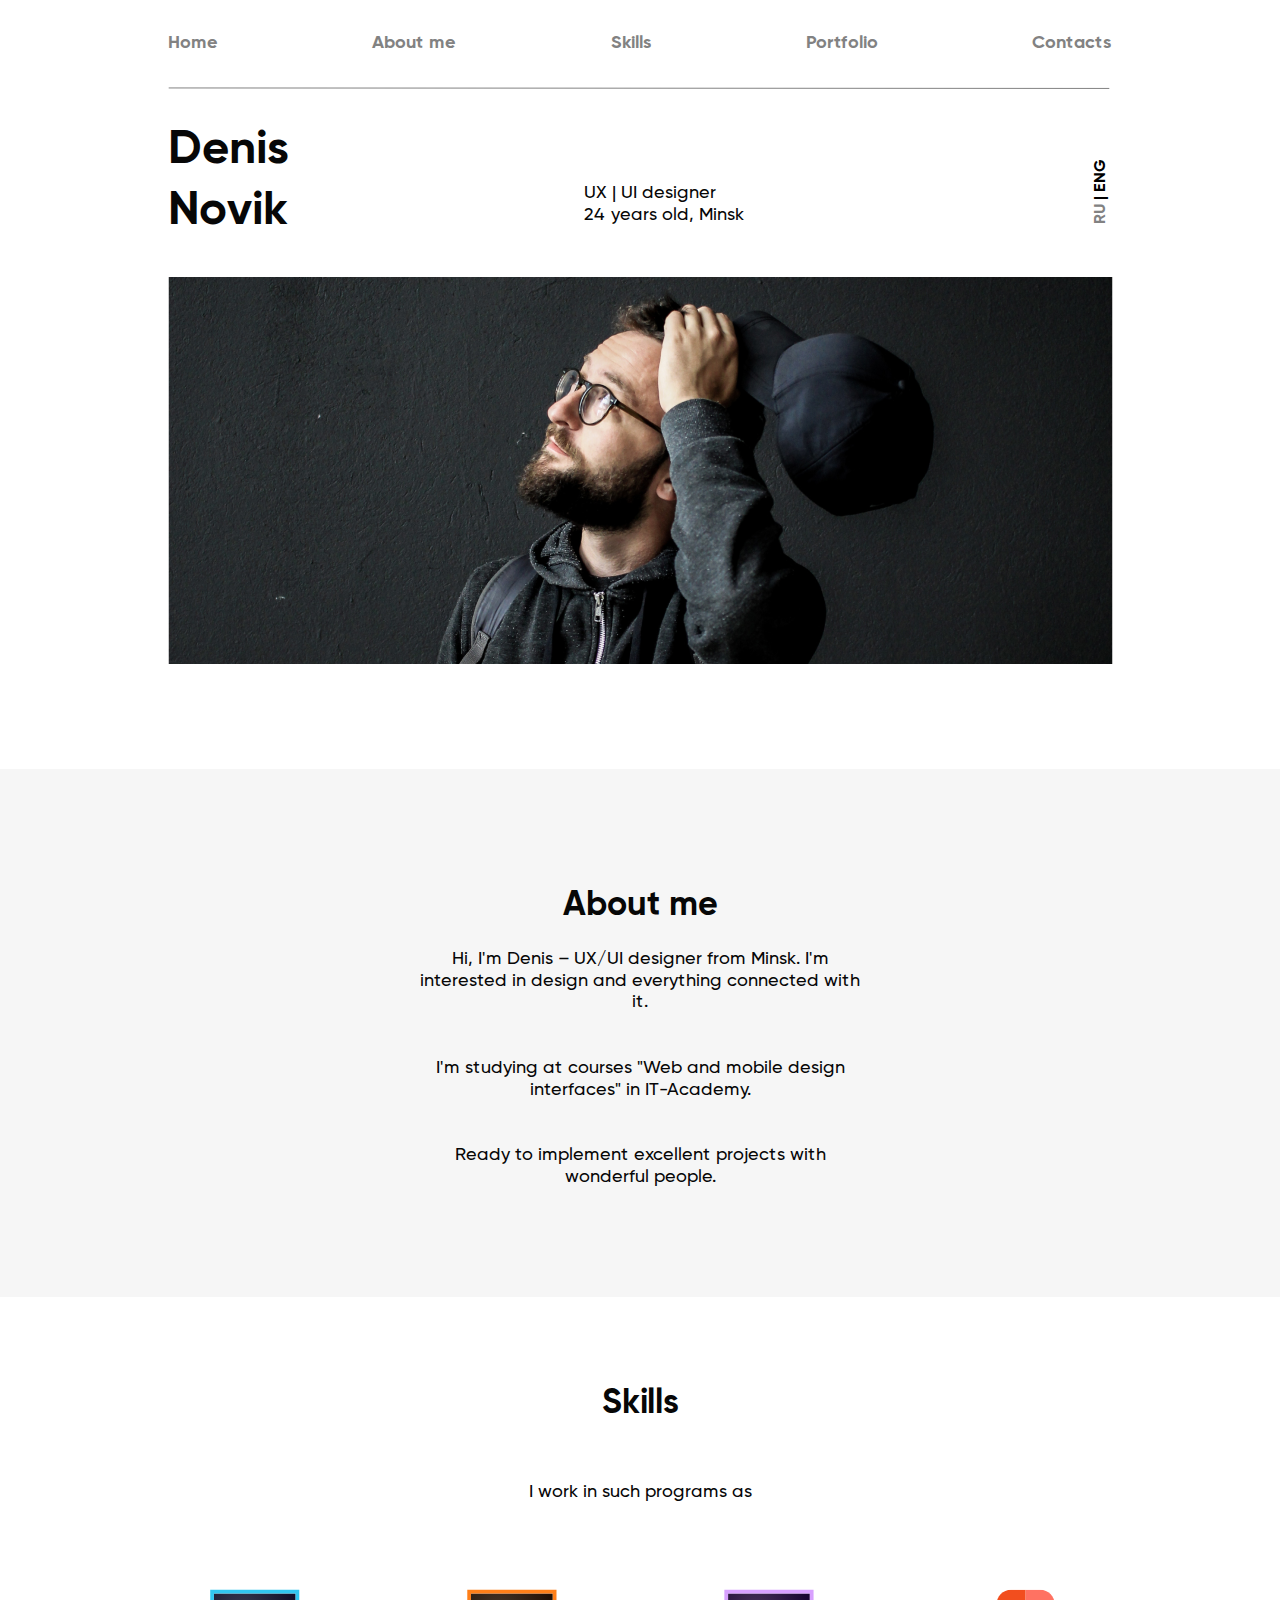
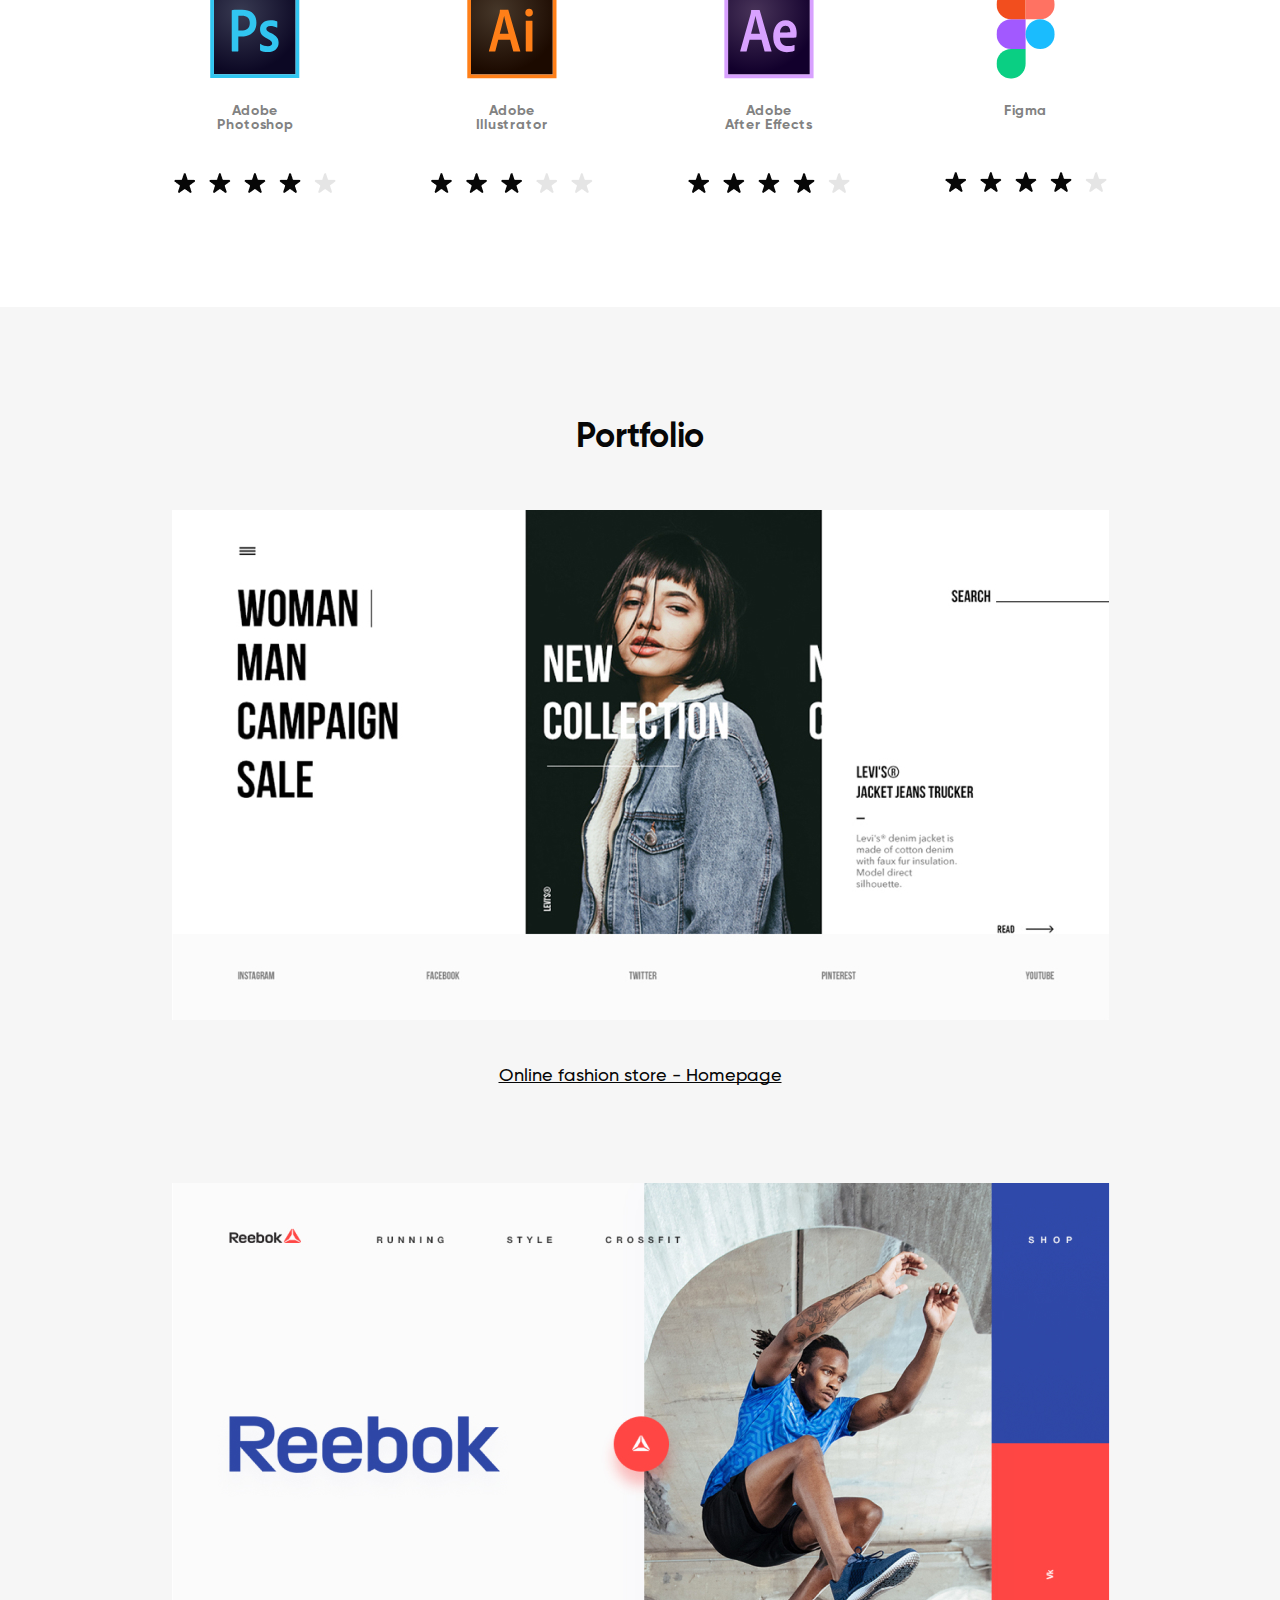
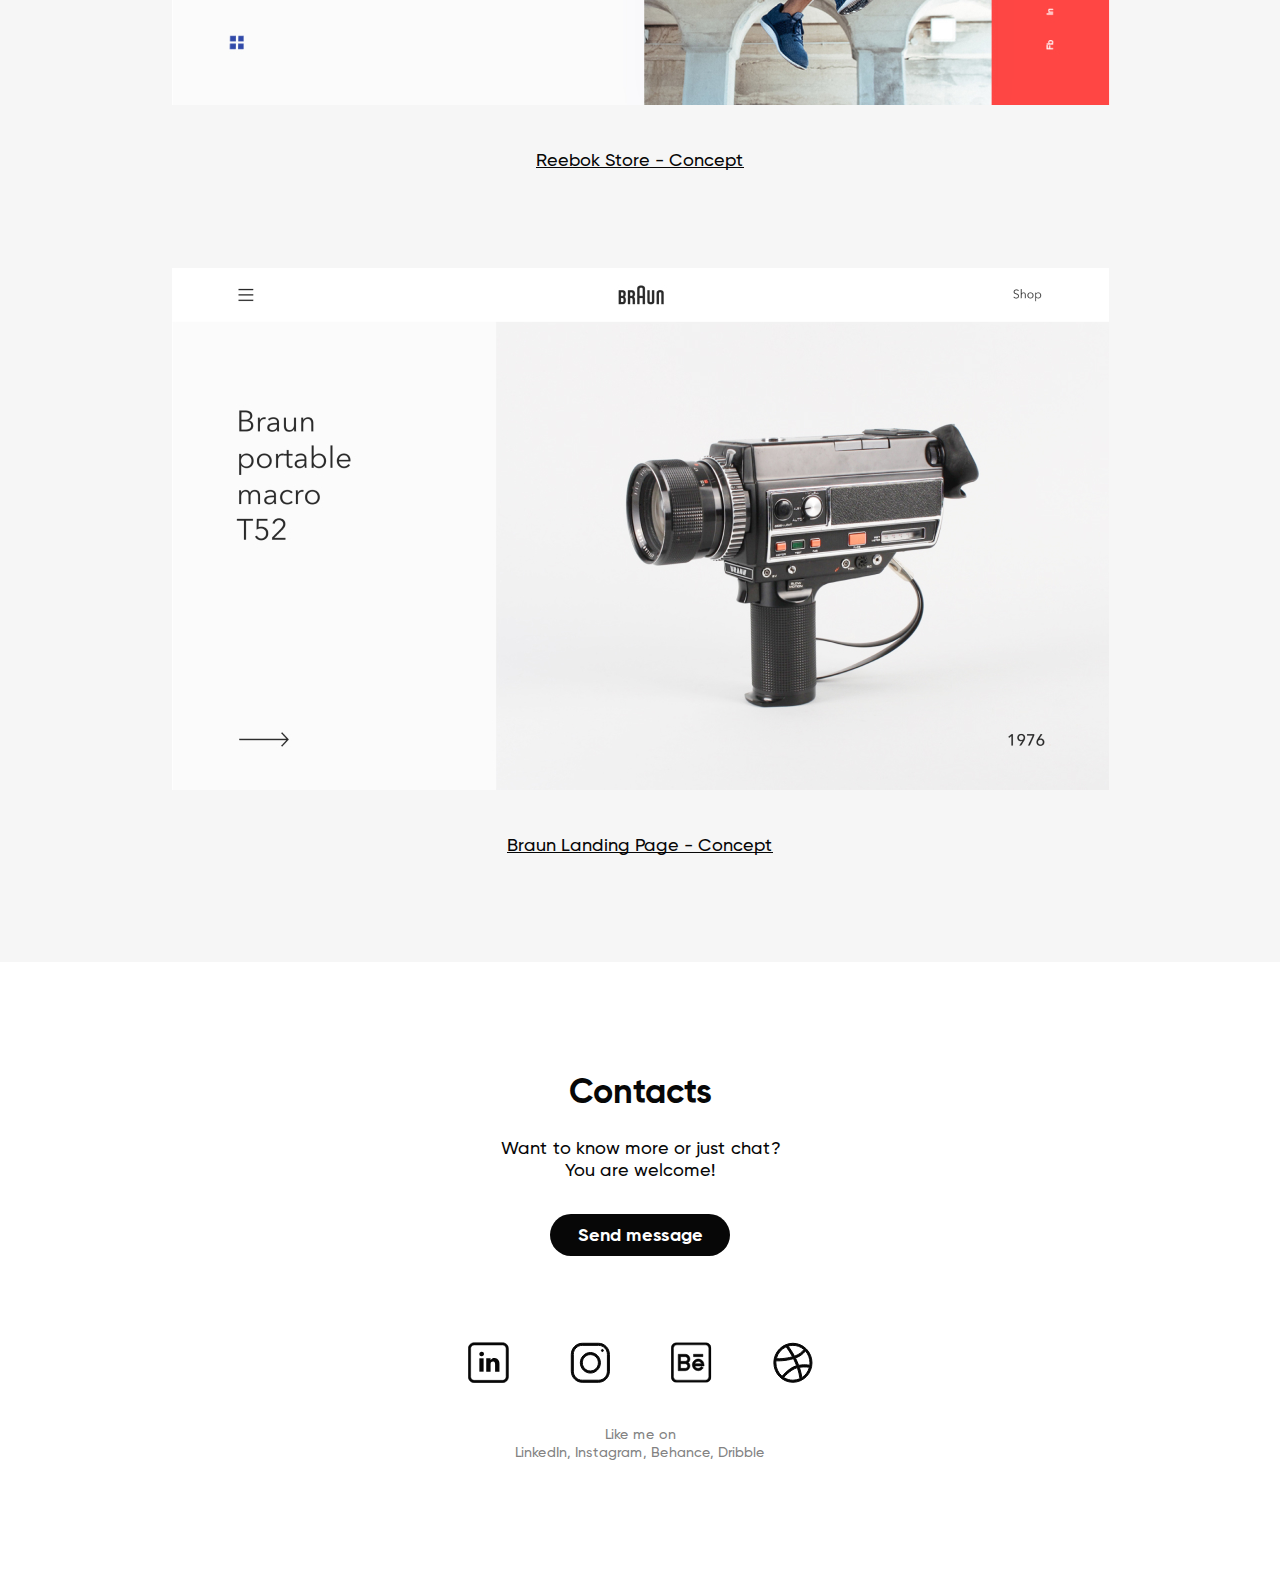
<file: index.html>
<!DOCTYPE html>
<html lang="en">
<head>
  <meta charset="UTF-8">
  <meta name="viewport" content="width=device-width, initial-scale=1.0">
  <link rel="stylesheet" href="styles/reset.css">
  <link rel="stylesheet" href="styles/fonts.css">
  <link rel="stylesheet" href="styles/style.min.css">
  <title>Denis Novik</title>
</head>
<body>

  <!-- Header -->
  <header class="header" id="home">
    <div class="header__container">
      <div class="header__nav">
        <a href="#home" class="header__nav-link">Home</a>
        <a href="#about" class="header__nav-link">About me</a>
        <a href="#skills" class="header__nav-link">Skills</a>
        <a href="#portfolio" class="header__nav-link">Portfolio</a>
        <a href="#footer" class="header__nav-link">Contacts</a>
      </div>
      <img src="img/header_line.svg" class="header__line"></img>
      <div class="header__content">
        <h1 class="header__content-title">Denis Novik</h1>
        <p class="header__content-txt">UX | UI designer <br> 24 years old, Minsk</p>
        <h5 class="header__content-lang"><a href="pages/index_ru.html" class="header__content-lang_passive">RU</a> | ENG</h5>
      </div>
      <img src="img/header_photo.png" class="header-photo">
    </div>
  </header>

  <!-- Header Mobile -->
  <header class="header__mobile" id="home_mobile">
    <div class="header__container_mobile">
      <div class="header__content">
        <div class="header__left">
          <h1 class="header__content-title">Denis Novik</h1>
          <p class="header__content-txt">UX | UI designer <br> 24 years old, Minsk</p>
        </div>
        <img src="img/header_burger.svg" class="burger__open"></img>
        <div class="burger__menu">
          <div class="burger__menu-inner">
            <ul class="burger__nav">
              <a href="#home_mobile" class="burger__nav-link">
                <li class="burger__nav-link">Home</li>
              </a>
              <a href="#about" class="burger__nav-link">
                <li class="burger__nav-link">About me</li>
              </a>
              <a href="#skills" class="burger__nav-link">
                <li class="burger__nav-link">Skills</li>
              </a>
              <a href="#portfolio" class="burger__nav-link">
                <li class="burger__nav-link">Portfolio</li>
              </a>
              <a href="#footer" class="burger__nav-link">
                <li class="burger__nav-link">Contacts</li>
              </a>
            </ul>
            <div class="burger__info">
              <img src="img/header_close.svg" class="burger__close">
              <h5 class="header__content-lang"><a href="pages/index_ru.html" class="header__content-lang_passive">RU</a> | ENG</h5>
            </div>
          </div>
        </div>
      </div>
      <img src="img/header_mobile.png" class="header-photo">
    </div>
  </header>

  <!-- About -->
  <section class="about" id="about">
    <h2 class="about-title">About me</h2>
    <p class="about-txt">Hi, I'm Denis – UX/UI designer from Minsk. I'm interested in design and everything connected with it.</p>
    <p class="about-txt">I'm studying at courses "Web and mobile design interfaces" in IT-Academy.</p>
    <p class="about-txt">Ready to implement excellent projects with wonderful people.</p>
  </section>

  <!-- Skills -->
  <section class="skills" id="skills">
    <h2 class="skills-title">Skills</h2>
    <h4 class="skills-subtitle">I work in such programs as</h4>
    <div class="skills__box">
      <div class="skills__item">
        <img src="img/skills_photoshop.svg" alt="Photoshop" class="skills__item-img">
        <h5 class="skills__item-name">Adobe <br> Photoshop</h5>
        <img src="img/skills_stars4.png" class="skills__item-stars">
      </div>
      <div class="skills__item">
        <img src="img/skills_ai.svg" alt="Illustrator" class="skills__item-img">
        <h5 class="skills__item-name">Adobe <br> Illustrator</h5>
        <img src="img/skills_stars3.png" class="skills__item-stars">
      </div>
      <div class="skills__item">
        <img src="img/skills_ae.svg" alt="After Effects" class="skills__item-img">
        <h5 class="skills__item-name">Adobe <br> After Effects</h5>
        <img src="img/skills_stars4.png" class="skills__item-stars">
      </div>
      <div class="skills__item">
        <img src="img/skills_figma.svg" alt="Figma" class="skills__item-img">
        <h5 class="skills__item-name skills__item-name_smoll">Figma</h5>
        <img src="img/skills_stars4.png" class="skills__item-stars">
      </div>
    </div>
  </section>

  <!-- Portfolio -->
  <section class="portfolio" id="portfolio">
    <div class="portfolio__container">
      <h2 class="portfolio-title">Portfolio</h2>
      <div class="portfolio__item">
        <img src="img/portfolio_img-1.jpg" class="portfolio__item-img">
        <h4 class="portfolio__item-name">Online fashion store - Homepage</h4>
      </div>
      <div class="portfolio__item">
        <img src="img/portfolio_img-2.jpg" class="portfolio__item-img">
        <h4 class="portfolio__item-name">Reebok Store - Concept</h4>
      </div>
      <div class="portfolio__item">
        <img src="img/portfolio_img-3.jpg" class="portfolio__item-img">
        <h4 class="portfolio__item-name">Braun Landing Page - Concept</h4>
      </div>
    </div>
  </section>

  <!-- Footer -->
  <footer class="footer" id="footer">
    <h2 class="footer-title">Contacts</h2>
    <p class="footer-txt">Want to know more or just chat? <br> You are welcome!</p>
    <button class="footer-btn">Send message</button>
    <div class="footer__social">
      <img src="img/footer_in.svg" alt="LinkedIn" class="footer__social-icon">
      <img src="img/footer_insta.svg" alt="Instagram" class="footer__social-icon">
      <img src="img/footer_be.svg" alt="Behance" class="footer__social-icon">
      <img src="img/footer_dribble.svg" alt="Dribble" class="footer__social-icon">
    </div>
    <p class="footer-back">Like me on <br> LinkedIn, Instagram, Behance, Dribble</p>
  </footer>
  
  <script src="js/scripts.js"></script>

</body>
</html>
</file>
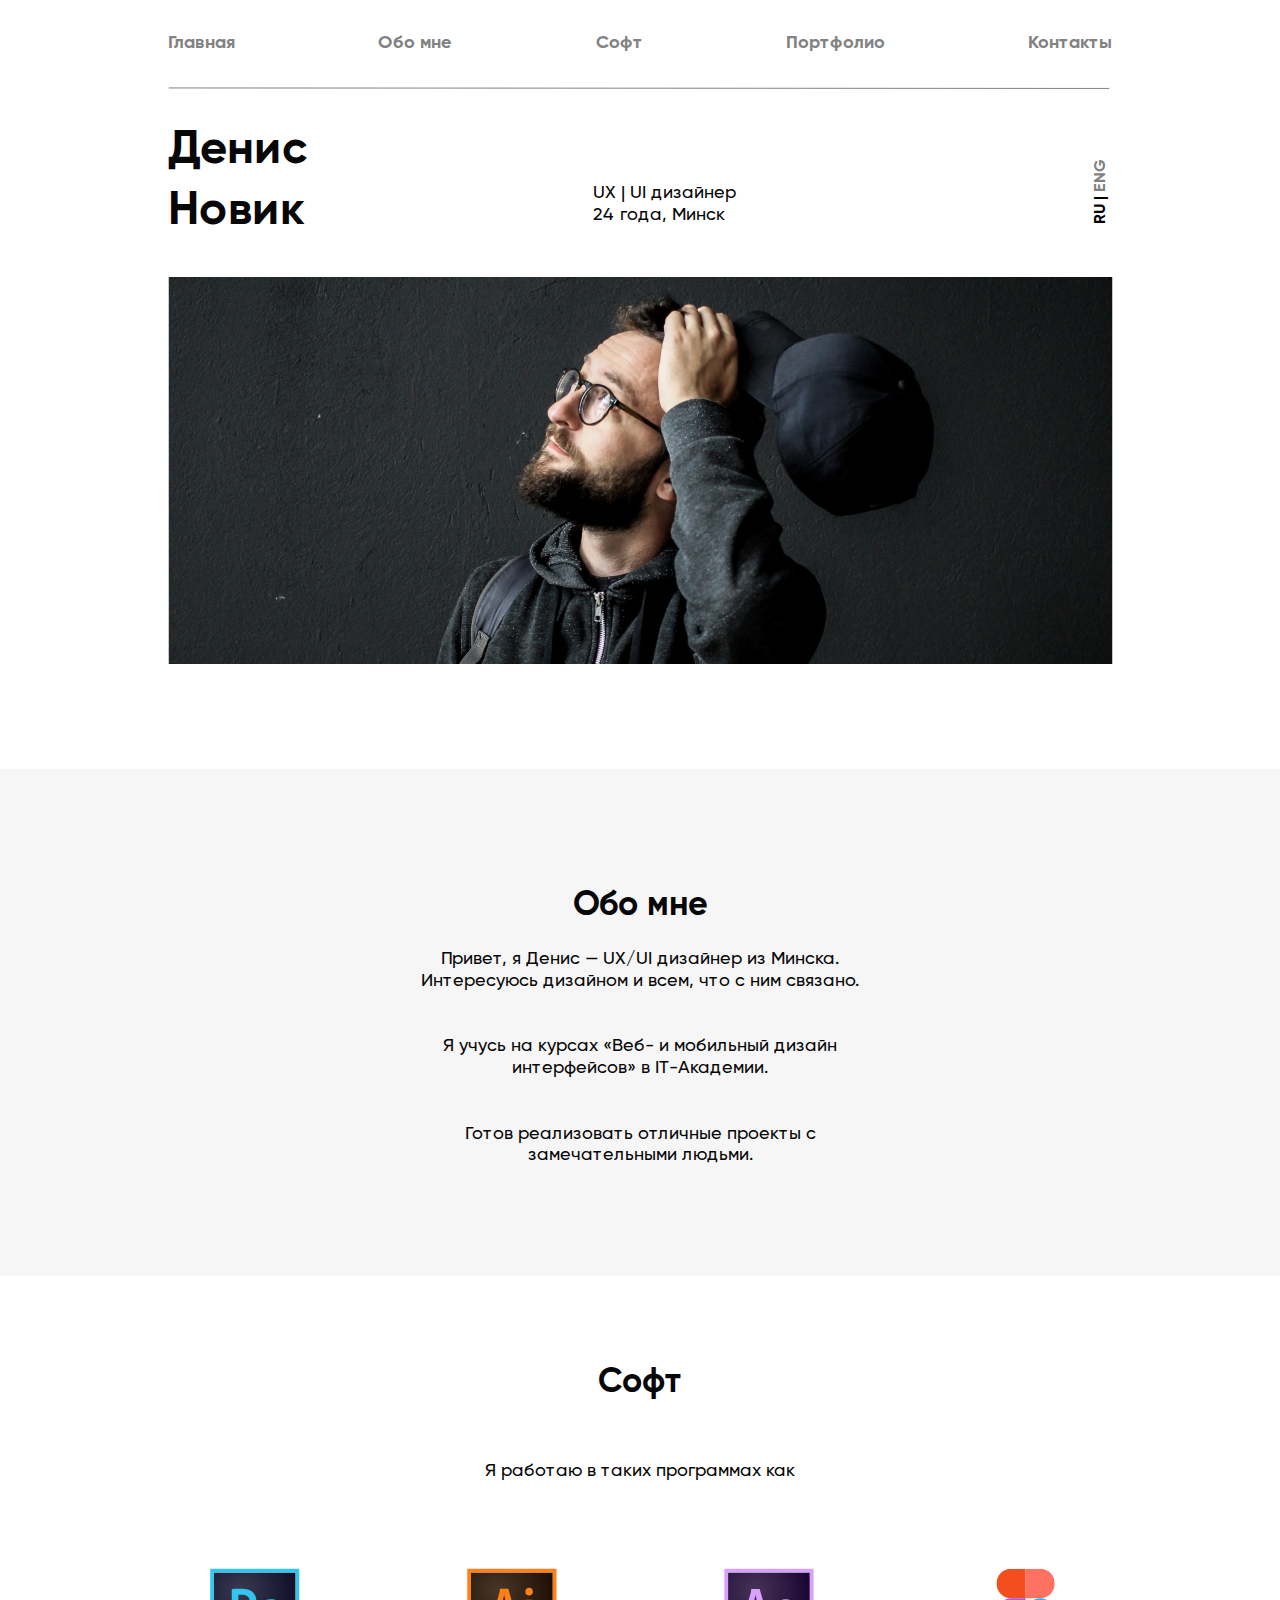
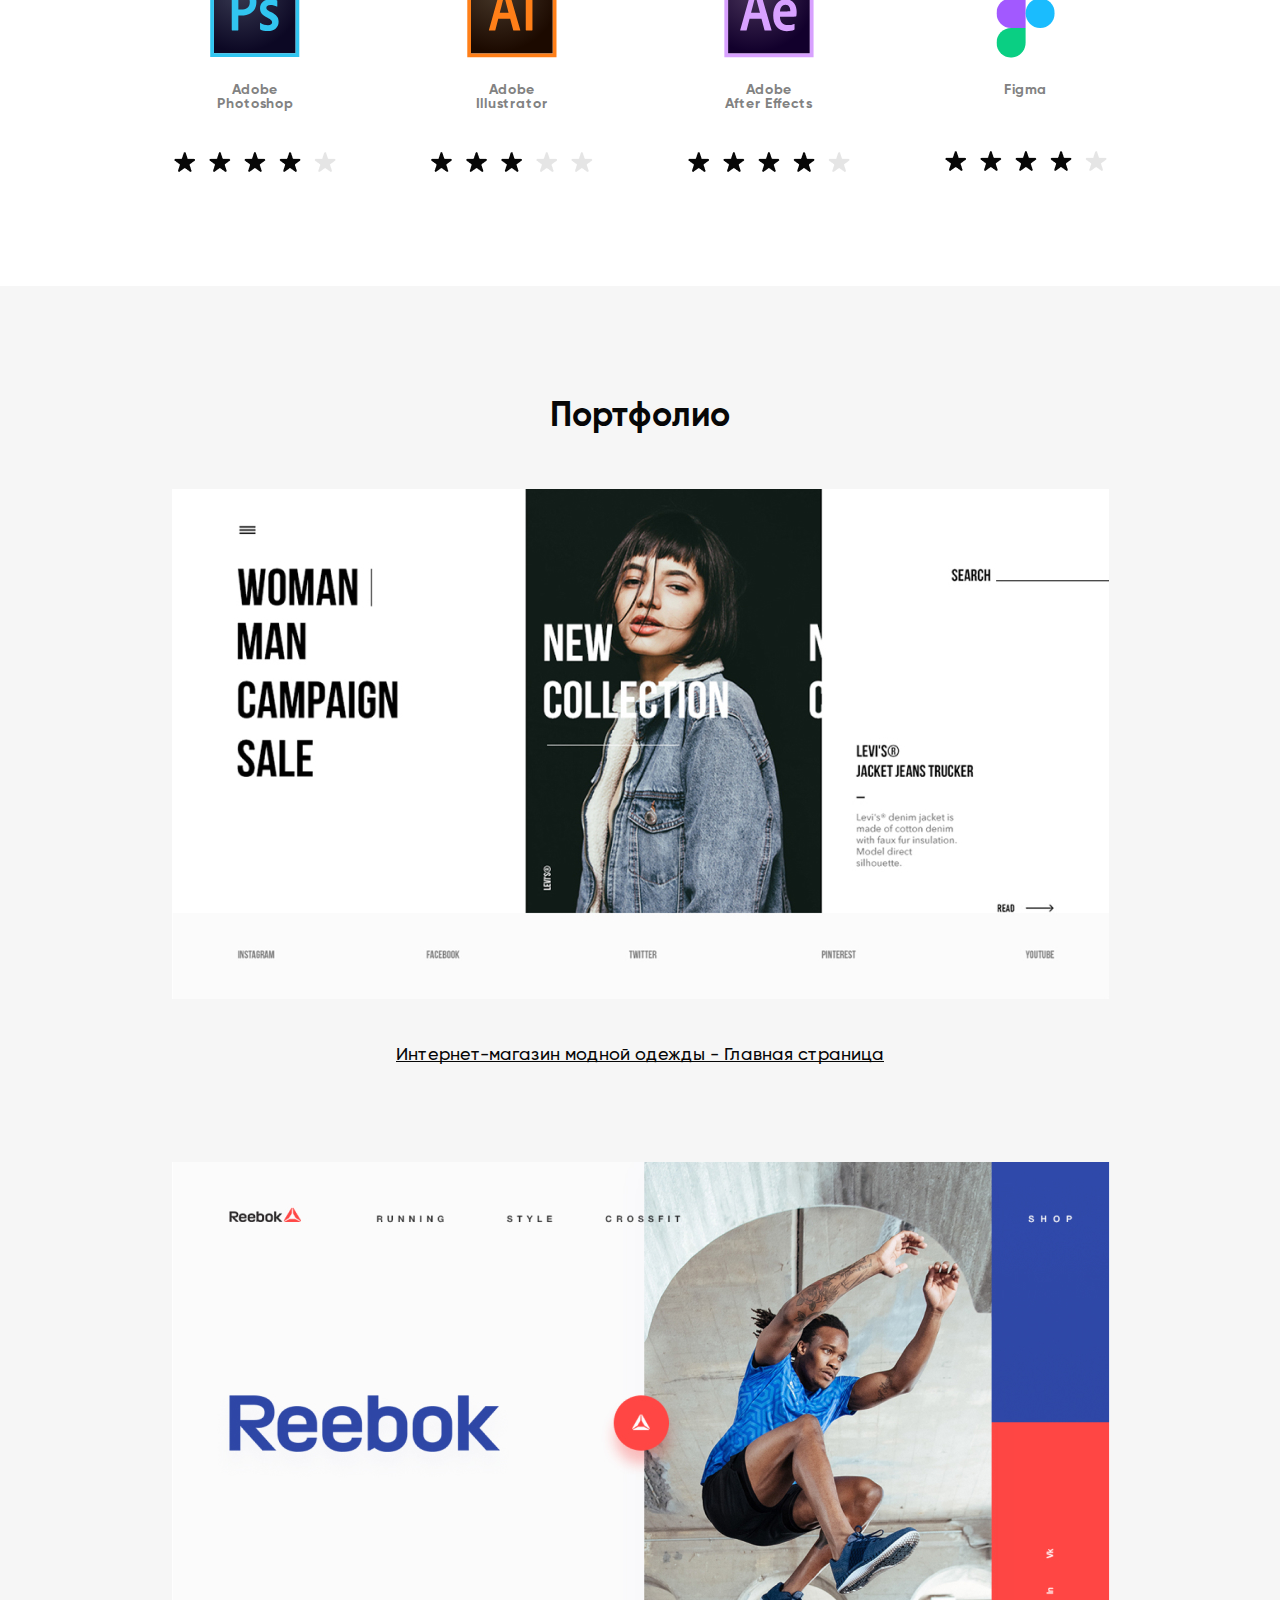
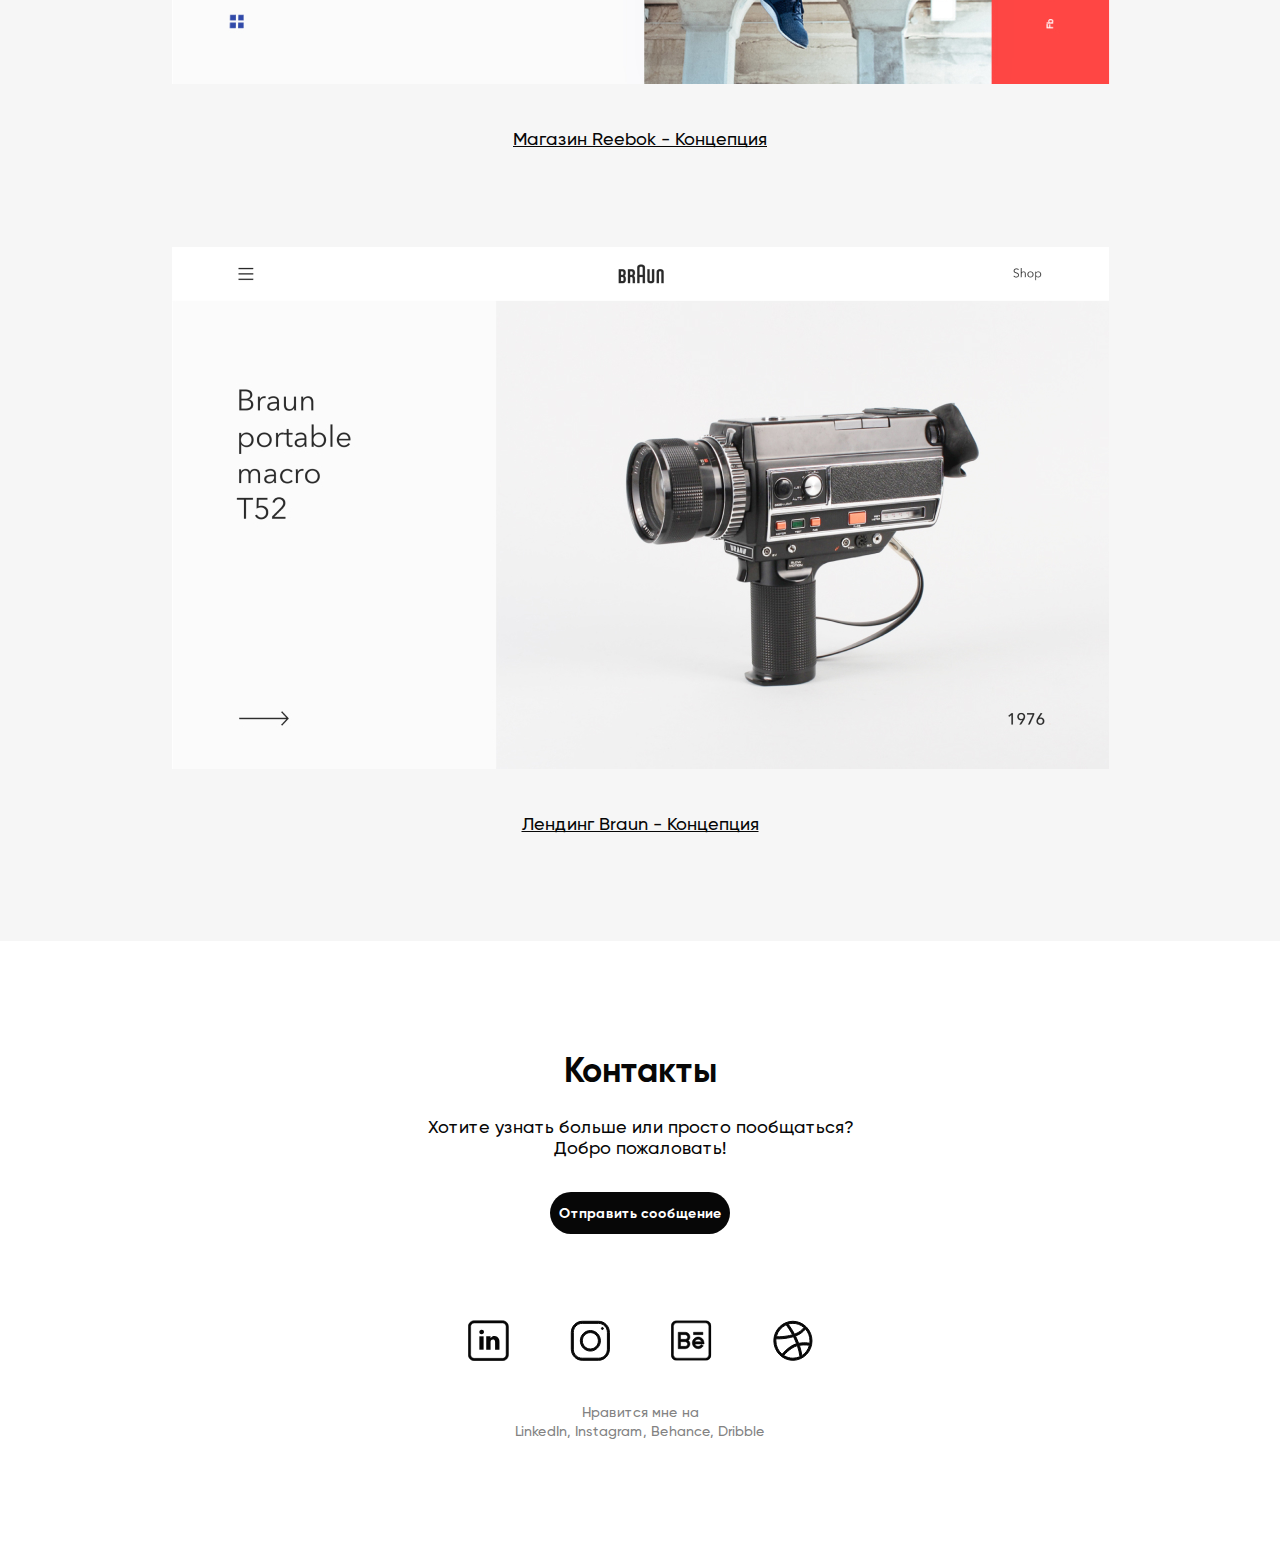
<file: pages/index_ru.html>
<!DOCTYPE html>
<html lang="en">
<head>
  <meta charset="UTF-8">
  <meta name="viewport" content="width=device-width, initial-scale=1.0">
  <link rel="stylesheet" href="../styles/reset.css">
  <link rel="stylesheet" href="../styles/fonts.css">
  <link rel="stylesheet" href="../styles/style.min.css">
  <title>Денис Новик</title>
</head>
<body>

  <!-- Header -->
  <header class="header" id="home">
    <div class="header__container">
      <div class="header__nav">
        <a href="#home" class="header__nav-link">Главная</a>
        <a href="#about" class="header__nav-link">Обо мне</a>
        <a href="#skills" class="header__nav-link">Софт</a>
        <a href="#portfolio" class="header__nav-link">Портфолио</a>
        <a href="#footer" class="header__nav-link">Контакты</a>
      </div>
      <img src="../img/header_line.svg" class="header__line"></img>
      <div class="header__content">
        <h1 class="header__content-title">Денис Новик</h1>
        <p class="header__content-txt">UX | UI дизайнер <br> 24 года, Минск</p>
        <h5 class="header__content-lang">RU | <a href="../index.html" class="header__content-lang_passive">ENG</a></h5>
      </div>
      <img src="../img/header_photo.png" class="header-photo">
    </div>
  </header>

  <!-- Header Mobile -->
  <header class="header__mobile" id="home_mobile">
    <div class="header__container_mobile">
      <div class="header__content">
        <div class="header__left">
          <h1 class="header__content-title">Денис Новик</h1>
          <p class="header__content-txt">UX | UI дизайнер <br> 24 года, Минск</p>
        </div>
        <img src="../img/header_burger.svg" class="burger__open"></img>
        <div class="burger__menu">
          <div class="burger__menu-inner">
            <ul class="burger__nav">
              <a href="#home_mobile" class="burger__nav-link">
                <li class="burger__nav-link">Главная</li>
              </a>
              <a href="#about" class="burger__nav-link">
                <li class="burger__nav-link">Обо мне</li>
              </a>
              <a href="#skills" class="burger__nav-link">
                <li class="burger__nav-link">Софт</li>
              </a>
              <a href="#portfolio" class="burger__nav-link">
                <li class="burger__nav-link">Портфолио</li>
              </a>
              <a href="#footer" class="burger__nav-link">
                <li class="burger__nav-link">Контакты</li>
              </a>
            </ul>
            <div class="burger__info">
              <img src="../img/header_close.svg" class="burger__close">
              <h5 class="header__content-lang">RU | <a href="../index.html" class="header__content-lang_passive">ENG</a></h5>
            </div>
          </div>
        </div>
      </div>
      <img src="../img/header_mobile.png" class="header-photo">
    </div>
  </header>

  <!-- About -->
  <section class="about" id="about">
    <h2 class="about-title">Обо мне</h2>
    <p class="about-txt">Привет, я Денис — UX/UI дизайнер из Минска. Интересуюсь дизайном и всем, что с ним связано.</p>
    <p class="about-txt">Я учусь на курсах «Веб- и мобильный дизайн интерфейсов» в IT-Академии.</p>
    <p class="about-txt">Готов реализовать отличные проекты с замечательными людьми.</p>
  </section>

  <!-- Skills -->
  <section class="skills" id="skills">
    <h2 class="skills-title">Софт</h2>
    <h4 class="skills-subtitle">Я работаю в таких программах как</h4>
    <div class="skills__box">
      <div class="skills__item">
        <img src="../img/skills_photoshop.svg" alt="Photoshop" class="skills__item-img">
        <h5 class="skills__item-name">Adobe <br> Photoshop</h5>
        <img src="../img/skills_stars4.png" class="skills__item-stars">
      </div>
      <div class="skills__item">
        <img src="../img/skills_ai.svg" alt="Illustrator" class="skills__item-img">
        <h5 class="skills__item-name">Adobe <br> Illustrator</h5>
        <img src="../img/skills_stars3.png" class="skills__item-stars">
      </div>
      <div class="skills__item">
        <img src="../img/skills_ae.svg" alt="After Effects" class="skills__item-img">
        <h5 class="skills__item-name">Adobe <br> After Effects</h5>
        <img src="../img/skills_stars4.png" class="skills__item-stars">
      </div>
      <div class="skills__item">
        <img src="../img/skills_figma.svg" alt="Figma" class="skills__item-img">
        <h5 class="skills__item-name skills__item-name_smoll">Figma</h5>
        <img src="../img/skills_stars4.png" class="skills__item-stars">
      </div>
    </div>
  </section>

  <!-- Portfolio -->
  <section class="portfolio" id="portfolio">
    <div class="portfolio__container">
      <h2 class="portfolio-title">Портфолио</h2>
      <div class="portfolio__item">
        <img src="../img/portfolio_img-1.jpg" class="portfolio__item-img">
        <h4 class="portfolio__item-name">Интернет-магазин модной одежды - Главная страница</h4>
      </div>
      <div class="portfolio__item">
        <img src="../img/portfolio_img-2.jpg" class="portfolio__item-img">
        <h4 class="portfolio__item-name">Магазин Reebok - Концепция</h4>
      </div>
      <div class="portfolio__item">
        <img src="../img/portfolio_img-3.jpg" class="portfolio__item-img">
        <h4 class="portfolio__item-name">Лендинг Braun - Концепция</h4>
      </div>
    </div>
  </section>

  <!-- Footer -->
  <footer class="footer" id="footer">
    <h2 class="footer-title">Контакты</h2>
    <p class="footer-txt">Хотите узнать больше или просто пообщаться? <br> Добро пожаловать!</p>
    <button class="footer-btn footer-btn_ru">Отправить сообщение</button>
    <div class="footer__social">
      <img src="../img/footer_in.svg" alt="LinkedIn" class="footer__social-icon">
      <img src="../img/footer_insta.svg" alt="Instagram" class="footer__social-icon">
      <img src="../img/footer_be.svg" alt="Behance" class="footer__social-icon">
      <img src="../img/footer_dribble.svg" alt="Dribble" class="footer__social-icon">
    </div>
    <p class="footer-back">Нравится мне на <br> LinkedIn, Instagram, Behance, Dribble</p>
  </footer>
  
  <script src="../js/scripts.js"></script>

</body>
</html>
</file>
<file: styles/fonts.css>
@font-face {
  font-family: Gil-bold;
  src: url(../fonts/gilroy-bold.woff);
}
@font-face {
  font-family: Gil-medium;
  src: url(../fonts/gilroy-medium.woff);
}
</file>
<file: styles/style.min.css>
*{box-sizing:border-box}:root{--black:#070707;--medium:Gil-medium;--bold:Gil-bold}.header__mobile{display:none}.header{padding-bottom:102px;padding-top:33px}.header__container{max-width:944px;margin:0 auto}.header__nav{display:flex;justify-content:space-between;margin-bottom:36px}.header__nav-link{font-family:var(--bold);font-size:18px;color:#828282;text-decoration:none;cursor:pointer}.header__nav-link:hover{color:var(--black)}.header__line{margin-bottom:25px}.header__content{display:flex;justify-content:space-between;margin-bottom:37px}.header__content-title{font-family:var(--bold);font-size:47px;color:var(--black);max-width:124px;line-height:130%}.header__content-txt{font-family:var(--medium);font-size:18px;color:var(--black);margin-top:64px;line-height:120%;margin-left:16px}.header__content-lang{transform:rotate(270deg);padding-top:87px;padding-right:26px;font-family:var(--bold);font-size:16px;color:#000}.header__content-lang_passive{color:#828282;cursor:pointer;text-decoration:none}.burger__open{cursor:pointer;width:33px;height:19px;margin-top:14px}.burger__menu{width:375px;height:100%;position:fixed;top:0;left:-375px;background-color:#fff;padding-top:65px;padding-left:25px}.burger__menu-inner{display:flex;justify-content:space-between}.burger__menu-open{left:0;animation:burgerOpenX .5s linear}.burger__menu-close{left:-375px;animation:burgerCloseX .5s linear}.burger__nav-link{font-family:var(--bold);font-size:34px;color:#828282;margin-bottom:56px;cursor:pointer;text-decoration:none}.burger__nav-link:hover{color:#090909}.burger__close{cursor:pointer;margin-right:0;margin-bottom:280px}@keyframes burgerOpenX{0%{left:-375px}50%{left:-187px}100%{left:0}}@keyframes burgerCloseX{0%{left:0}50%{left:-187px}100%{left:-375px}}@media screen and (max-width:1000px){.header__container{max-width:700px}.header-photo{width:700px}.header__line{width:700px}}@media screen and (max-width:750px){.header__container{max-width:450px}.header-photo{width:450px}.header__line{width:450px}.header__content-txt{margin-left:0}.header__nav-link{font-size:14px}}@media screen and (max-width:500px){.header__mobile{display:block;padding-top:55px;padding-bottom:80.5px}.header{display:none}.header__container_mobile{max-width:317px;margin:0 auto}.header__content{margin-bottom:40.5px}.header__content-txt{margin-left:0;margin-top:15px}.header__content-lang{padding-top:0;padding-right:0;transform:rotate(90deg);font-size:34px}.burger__info{display:flex;flex-direction:column;align-items:center;margin-right:-29px}.header-photo{width:317px}}.about{padding-top:118px;padding-bottom:111px;background:#f6f6f6;text-align:center}.about-title{font-family:var(--bold);font-size:34px;text-align:center;color:var(--black);margin-bottom:26px}.about-txt{font-family:var(--medium);font-size:18px;text-align:center;color:var(--black);max-width:450px;margin:0 auto 44px;line-height:120%}.about-txt:last-child{margin-bottom:0}@media screen and (max-width:500px){.about{padding-top:79px;padding-bottom:79px}.about-title{margin-bottom:38px}.about-txt{max-width:316px}}.skills{padding-top:88px;padding-bottom:107px}.skills-title{font-family:var(--bold);font-size:34px;text-align:center;color:var(--black);margin-bottom:63px}.skills-subtitle{font-family:var(--medium);font-size:18px;text-align:center;color:var(--black);margin-bottom:89px}.skills__box{display:grid;grid-template-columns:repeat(4,167px);gap:90px;justify-content:center}.skills__item{text-align:center}.skills__item-img{margin-bottom:22px}.skills__item-name{font-family:var(--bold);font-size:14px;text-align:center;color:#828282;margin-bottom:38px}.skills__item-name_smoll{margin-bottom:51px}@media screen and (max-width:1000px){.skills__box{grid-template-columns:repeat(2,167px);gap:90px}}@media screen and (max-width:500px){.skills__box{grid-template-columns:repeat(1,167px);gap:78px}.skills{padding-top:81px;padding-bottom:96px}.skills-title{margin-bottom:44px}.skills-subtitle{margin-bottom:76px}}.portfolio{background:#f6f6f6;padding-top:112px;padding-bottom:9px}.portfolio__container{width:937px;margin:0 auto}.portfolio-title{font-family:var(--bold);font-size:34px;text-align:center;color:var(--black);margin-bottom:57px}.portfolio__item{margin-bottom:99px}.portfolio__item-img{margin-bottom:43px}.portfolio__item-name{font-family:var(--medium);font-size:18px;text-decoration:underline;text-decoration-skip-ink:none;text-align:center;color:var(--black)}@media screen and (max-width:1000px){.portfolio__container{width:700px}.portfolio__item-img{width:700px}}@media screen and (max-width:750px){.portfolio__container{width:450px}.portfolio__item-img{width:450px}}@media screen and (max-width:500px){.portfolio__container{width:316px}.portfolio__item-img{width:316px;margin-bottom:29.5px}.portfolio{padding-top:80px;padding-bottom:10px}.portfolio-title{margin-bottom:75px}.portfolio__item{margin-bottom:82px}}.footer{padding-top:113px;padding-bottom:123px;text-align:center}.footer-title{font-family:var(--bold);font-size:34px;text-align:center;color:var(--black);margin-bottom:28px}.footer-txt{font-family:var(--medium);font-size:18px;text-align:center;color:var(--black);margin-bottom:33.5px;line-height:120%}.footer-btn{width:180px;height:42px;background-color:var(--black);border:none;border-radius:25px;font-family:var(--bold);font-size:18px;text-align:center;color:#fff;margin-bottom:86px}.footer-btn_ru{font-size:14px}.footer__social{display:flex;gap:61px;margin-bottom:42px;justify-content:center}.footer-back{font-family:var(--medium);font-size:14px;text-align:center;color:#828282;line-height:130%}@media screen and (max-width:500px){.footer{padding-top:80px;padding-bottom:110px}.footer-title{margin-bottom:35.5px}.footer-txt{margin-bottom:43px}.footer-btn{width:316px;margin-bottom:48px}.footer__social{gap:52px;margin-bottom:46px}.footer-back{line-height:125%;font-size:18px}}
</file>
